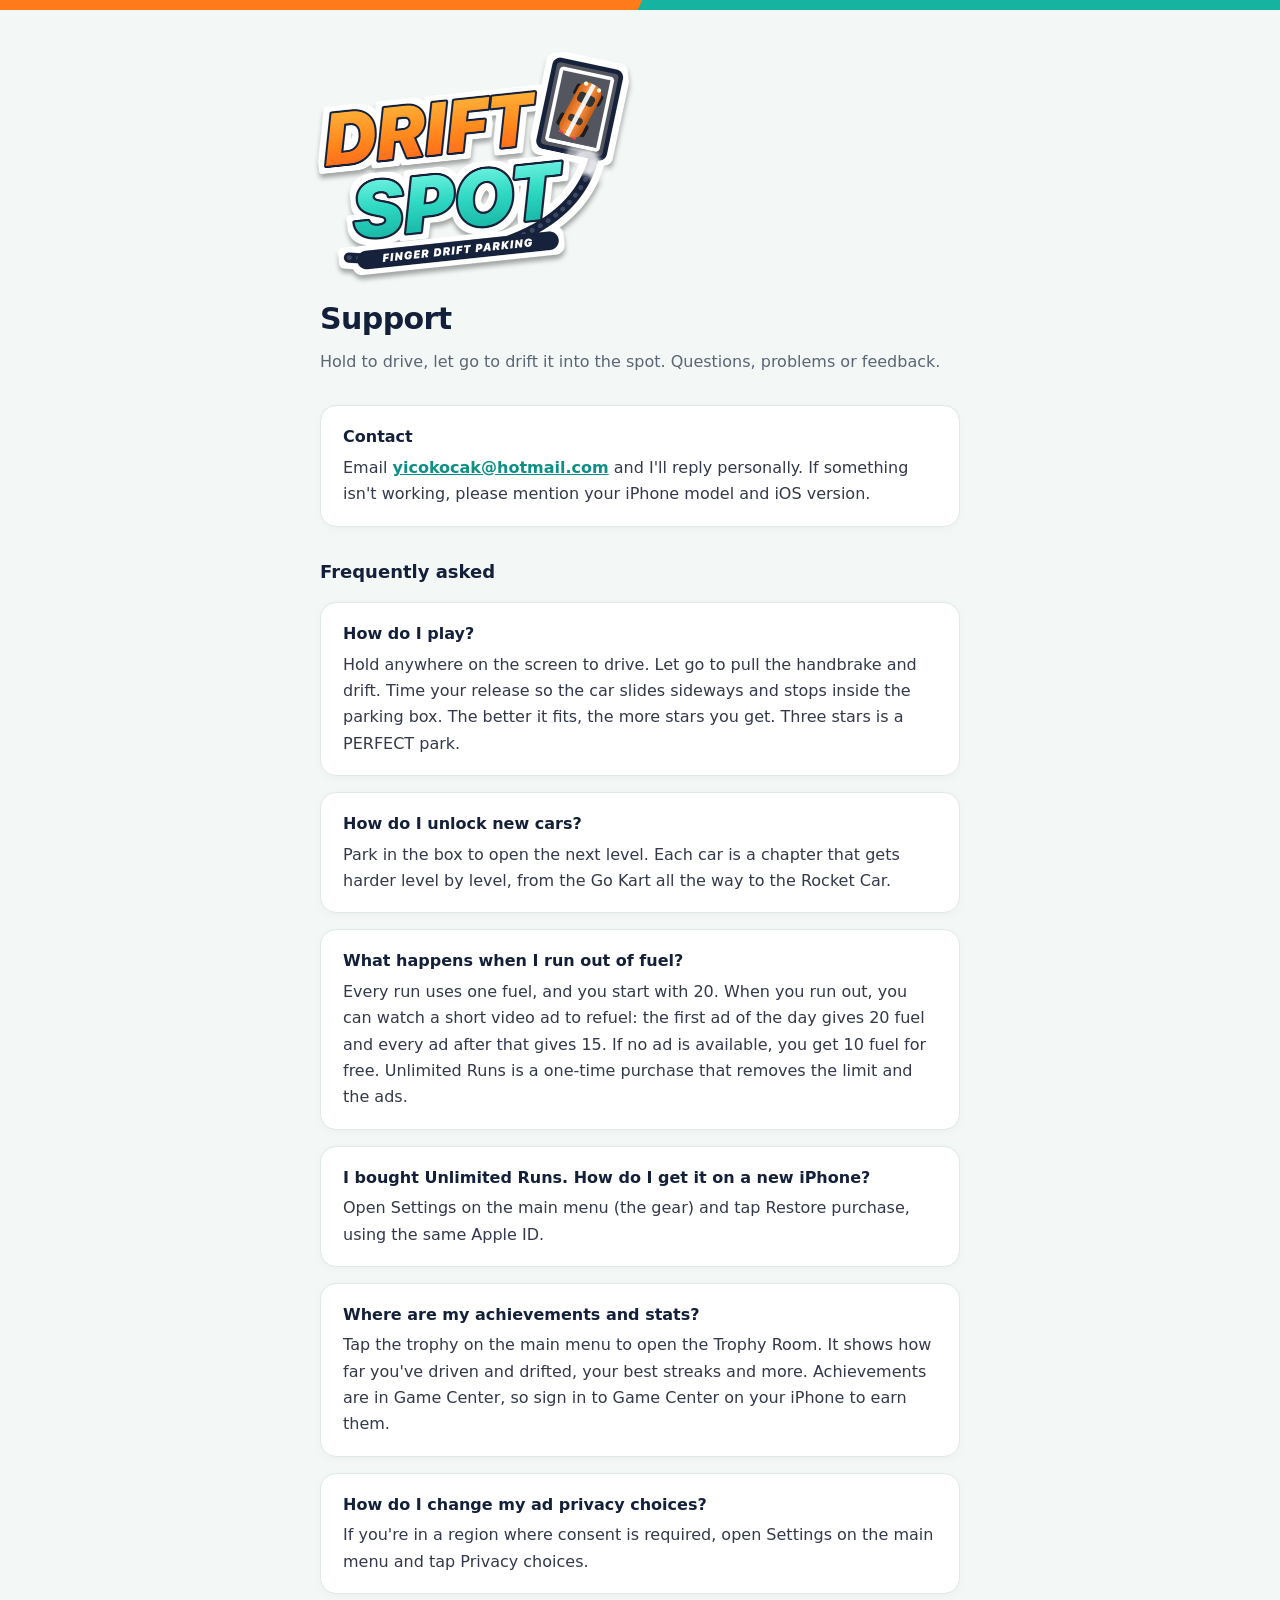
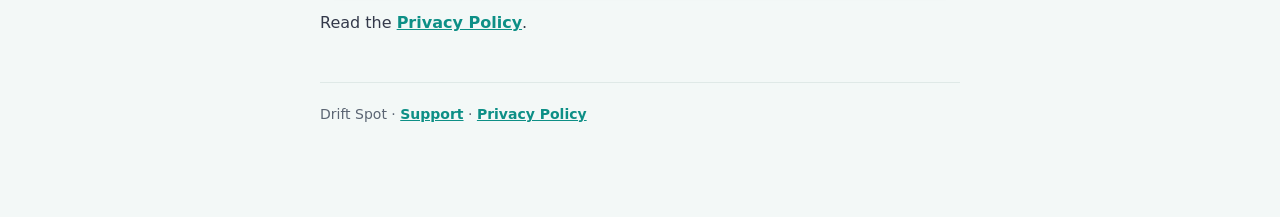
<file: index.html>
<!doctype html><html lang="en"><head><meta charset="utf-8"><meta name="viewport" content="width=device-width, initial-scale=1">
<title>Drift Spot Support</title><link rel="icon" href="icon.png"><link rel="stylesheet" href="style.css"></head>
<body><div class="band"></div><div class="wrap">
<img class="logo" src="logo.png" alt="Drift Spot">
<h1>Support</h1><p class="tag">Hold to drive, let go to drift it into the spot. Questions, problems or feedback.</p>
<div class="card"><div class="q">Contact</div><p>Email <a href="mailto:yicokocak@hotmail.com">yicokocak@hotmail.com</a> and I'll reply personally. If something isn't working, please mention your iPhone model and iOS version.</p></div>
<h2>Frequently asked</h2>
<div class="card"><div class="q">How do I play?</div><p>Hold anywhere on the screen to drive. Let go to pull the handbrake and drift. Time your release so the car slides sideways and stops inside the parking box. The better it fits, the more stars you get. Three stars is a PERFECT park.</p></div>
<div class="card"><div class="q">How do I unlock new cars?</div><p>Park in the box to open the next level. Each car is a chapter that gets harder level by level, from the Go Kart all the way to the Rocket Car.</p></div>
<div class="card"><div class="q">What happens when I run out of fuel?</div><p>Every run uses one fuel, and you start with 20. When you run out, you can watch a short video ad to refuel: the first ad of the day gives 20 fuel and every ad after that gives 15. If no ad is available, you get 10 fuel for free. Unlimited Runs is a one-time purchase that removes the limit and the ads.</p></div>
<div class="card"><div class="q">I bought Unlimited Runs. How do I get it on a new iPhone?</div><p>Open Settings on the main menu (the gear) and tap Restore purchase, using the same Apple ID.</p></div>
<div class="card"><div class="q">Where are my achievements and stats?</div><p>Tap the trophy on the main menu to open the Trophy Room. It shows how far you've driven and drifted, your best streaks and more. Achievements are in Game Center, so sign in to Game Center on your iPhone to earn them.</p></div>
<div class="card"><div class="q">How do I change my ad privacy choices?</div><p>If you're in a region where consent is required, open Settings on the main menu and tap Privacy choices.</p></div>
<p>Read the <a href="privacy.html">Privacy Policy</a>.</p>
<div class="foot">Drift Spot · <a href="index.html">Support</a> · <a href="privacy.html">Privacy Policy</a></div></div></body></html>
</file>
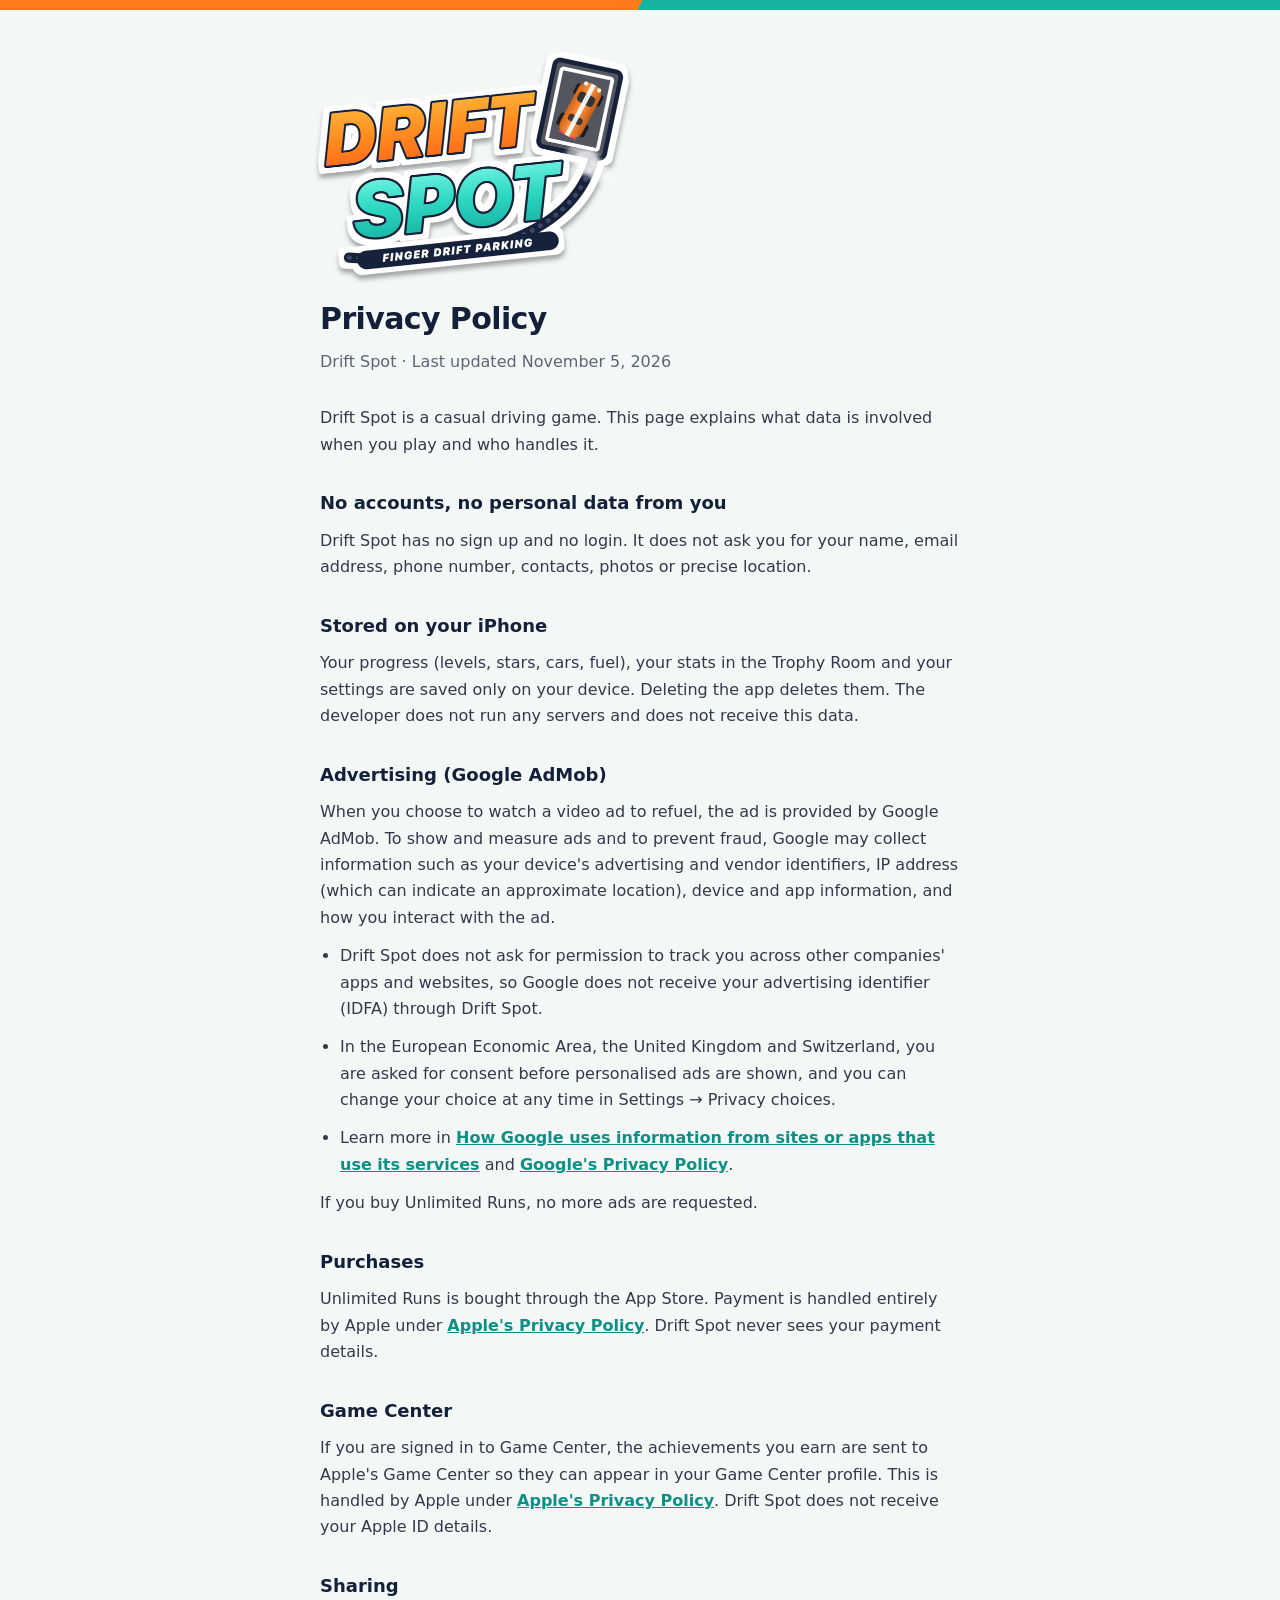
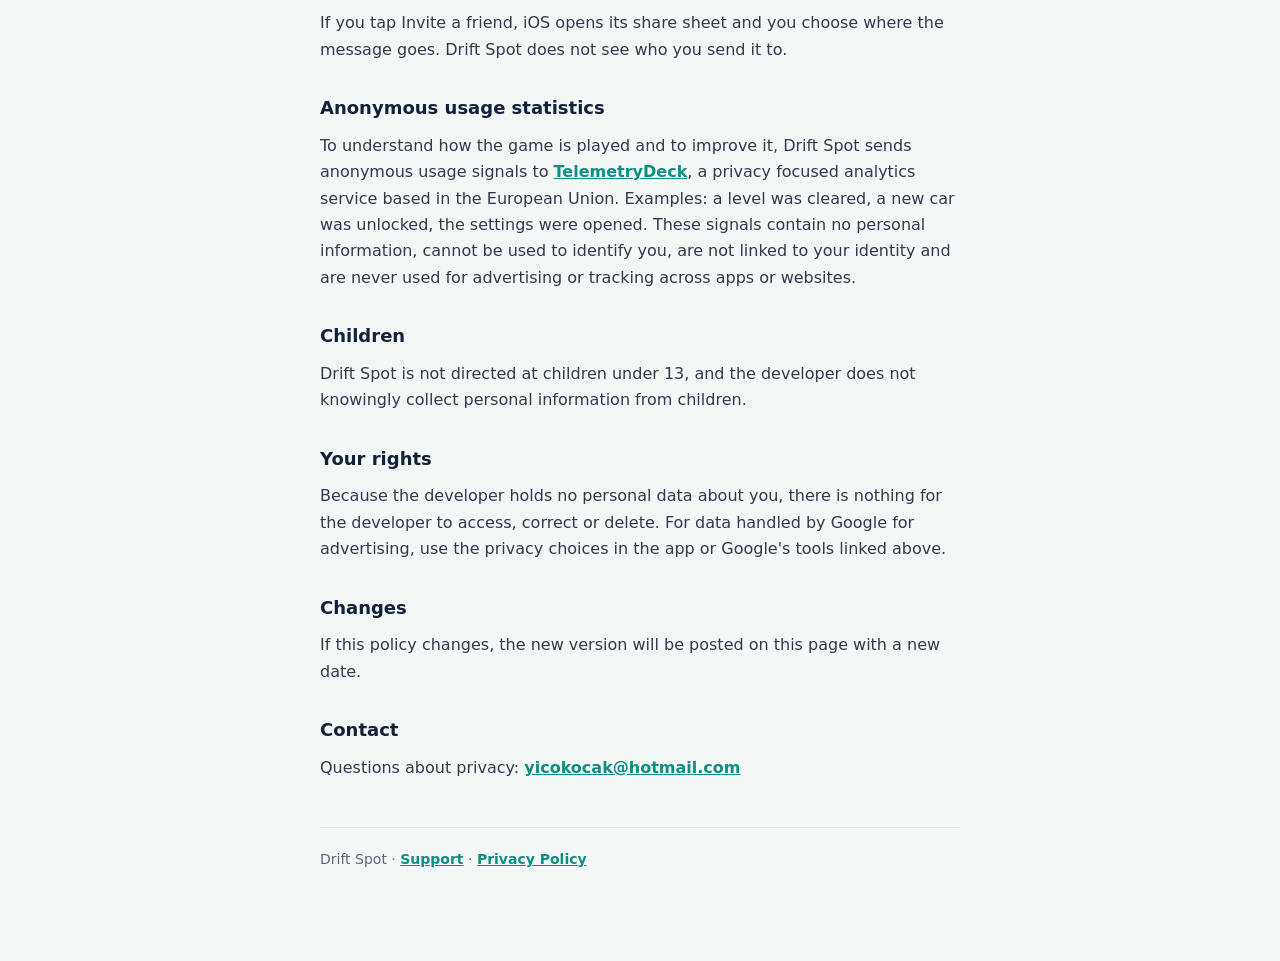
<file: privacy.html>
<!doctype html><html lang="en"><head><meta charset="utf-8"><meta name="viewport" content="width=device-width, initial-scale=1">
<title>Drift Spot Privacy Policy</title><link rel="icon" href="icon.png"><link rel="stylesheet" href="style.css"></head>
<body><div class="band"></div><div class="wrap">
<img class="logo" src="logo.png" alt="Drift Spot">
<h1>Privacy Policy</h1><p class="tag">Drift Spot · Last updated November 5, 2026</p>
<p>Drift Spot is a casual driving game. This page explains what data is involved when you play and who handles it.</p>
<h2>No accounts, no personal data from you</h2>
<p>Drift Spot has no sign up and no login. It does not ask you for your name, email address, phone number, contacts, photos or precise location.</p>
<h2>Stored on your iPhone</h2>
<p>Your progress (levels, stars, cars, fuel), your stats in the Trophy Room and your settings are saved only on your device. Deleting the app deletes them. The developer does not run any servers and does not receive this data.</p>
<h2>Advertising (Google AdMob)</h2>
<p>When you choose to watch a video ad to refuel, the ad is provided by Google AdMob. To show and measure ads and to prevent fraud, Google may collect information such as your device's advertising and vendor identifiers, IP address (which can indicate an approximate location), device and app information, and how you interact with the ad.</p>
<ul>
<li>Drift Spot does not ask for permission to track you across other companies' apps and websites, so Google does not receive your advertising identifier (IDFA) through Drift Spot.</li>
<li>In the European Economic Area, the United Kingdom and Switzerland, you are asked for consent before personalised ads are shown, and you can change your choice at any time in Settings → Privacy choices.</li>
<li>Learn more in <a href="https://policies.google.com/technologies/partner-sites">How Google uses information from sites or apps that use its services</a> and <a href="https://policies.google.com/privacy">Google's Privacy Policy</a>.</li>
</ul>
<p>If you buy Unlimited Runs, no more ads are requested.</p>
<h2>Purchases</h2>
<p>Unlimited Runs is bought through the App Store. Payment is handled entirely by Apple under <a href="https://www.apple.com/legal/privacy/">Apple's Privacy Policy</a>. Drift Spot never sees your payment details.</p>
<h2>Game Center</h2>
<p>If you are signed in to Game Center, the achievements you earn are sent to Apple's Game Center so they can appear in your Game Center profile. This is handled by Apple under <a href="https://www.apple.com/legal/privacy/">Apple's Privacy Policy</a>. Drift Spot does not receive your Apple ID details.</p>
<h2>Sharing</h2>
<p>If you tap Invite a friend, iOS opens its share sheet and you choose where the message goes. Drift Spot does not see who you send it to.</p>
<h2>Anonymous usage statistics</h2>
<p>To understand how the game is played and to improve it, Drift Spot sends anonymous usage signals to <a href="https://telemetrydeck.com/privacy/">TelemetryDeck</a>, a privacy focused analytics service based in the European Union. Examples: a level was cleared, a new car was unlocked, the settings were opened. These signals contain no personal information, cannot be used to identify you, are not linked to your identity and are never used for advertising or tracking across apps or websites.</p>
<h2>Children</h2>
<p>Drift Spot is not directed at children under 13, and the developer does not knowingly collect personal information from children.</p>
<h2>Your rights</h2>
<p>Because the developer holds no personal data about you, there is nothing for the developer to access, correct or delete. For data handled by Google for advertising, use the privacy choices in the app or Google's tools linked above.</p>
<h2>Changes</h2>
<p>If this policy changes, the new version will be posted on this page with a new date.</p>
<h2>Contact</h2>
<p>Questions about privacy: <a href="mailto:yicokocak@hotmail.com">yicokocak@hotmail.com</a></p>
<div class="foot">Drift Spot · <a href="index.html">Support</a> · <a href="privacy.html">Privacy Policy</a></div></div></body></html>
</file>
<file: style.css>
:root{--bg:#f3f8f7;--card:#ffffff;--line:#dfe9e7;--text:#14203a;--dim:#5b6573;--teal:#16b3a1;--tealdk:#0d8f86;--orange:#ff7a1a}
*{box-sizing:border-box;margin:0;padding:0}
body{background:var(--bg);color:var(--text);font-family:-apple-system,BlinkMacSystemFont,"Segoe UI",system-ui,sans-serif;line-height:1.65}
.band{height:10px;background:linear-gradient(115deg,var(--orange) 0 50%,var(--teal) 50%)}
.wrap{max-width:680px;margin:0 auto;padding:40px 20px 90px}
.logo{display:block;width:min(320px,80%);margin:0 0 10px -6px}
h1{font-size:30px;font-weight:800;letter-spacing:-.02em;margin-bottom:6px}
.tag{color:var(--dim);font-size:16px;margin-bottom:30px}
h2{font-size:18px;font-weight:700;margin:30px 0 10px}
p,li{color:#33394a;margin-bottom:12px}
ul{padding-left:20px}
a{color:var(--tealdk);font-weight:600}
.card{background:var(--card);border:1px solid var(--line);border-radius:16px;padding:18px 22px;margin:16px 0;box-shadow:0 2px 8px rgba(0,0,0,.03)}
.q{font-weight:700;color:var(--text);margin-bottom:4px}
.card p:last-child{margin-bottom:0}
.foot{margin-top:46px;padding-top:20px;border-top:1px solid var(--line);color:var(--dim);font-size:14px}
</file>
